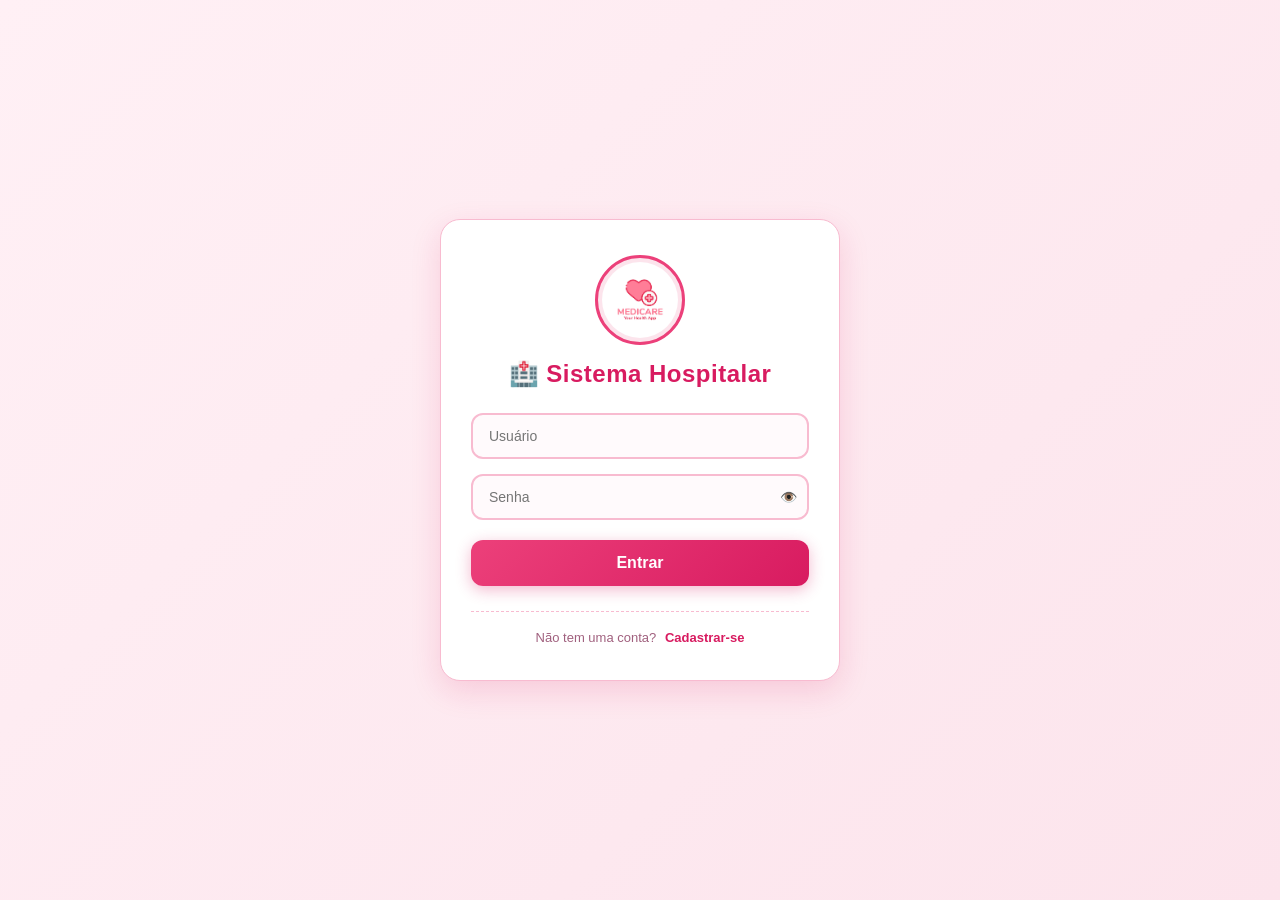
<file: frontend/index.html>
<!DOCTYPE html> 
<html lang="pt-BR"> 
 
<head> 
  <meta charset="UTF-8"> 
  <meta name="viewport" content="width=device-width, initial-scale=1.0"> 
  <title>Sistema Hospitalar - Login</title> 
 
  <style>
    :root {
      --rosa-escuro: #d81b60;
      --rosa-medio: #ec407a;
      --rosa-claro: #f48fb1;
      --rosa-suave: #fce4ec;
      --fundo: #fff0f5;
      --texto: #4a2c3d;
      --sombra: rgba(216, 27, 96, 0.15);
    }

    * {
      box-sizing: border-box;
      margin: 0;
      padding: 0;
      font-family: 'Segoe UI', Tahoma, Geneva, Verdana, sans-serif;
    }

    body {
      background: linear-gradient(135deg, #fff0f5 0%, #fce4ec 100%);
      min-height: 100vh;
      display: flex;
      justify-content: center;
      align-items: center;
      padding: 20px;
      color: var(--texto);
    }

    /* Container centralizado */
    .container {
      background: #ffffff;
      padding: 35px 30px;
      border-radius: 20px;
      box-shadow: 0 10px 30px var(--sombra);
      width: 100%;
      max-width: 400px;
      border: 1px solid #f8bbd0;
      display: flex;
      flex-direction: column;
      align-items: center;
      text-align: center;
    }

    /* Logo centralizada com estilo circular */
    .logo {
      width: 90px;
      height: 90px;
      object-fit: cover;
      border-radius: 50%;
      border: 3px solid var(--rosa-medio);
      margin-bottom: 15px;
      background-color: var(--rosa-suave);
      padding: 4px;
    }

    h2 {
      color: var(--rosa-escuro);
      font-size: 24px;
      font-weight: 700;
      margin-bottom: 25px;
      letter-spacing: 0.5px;
    }

    /* Formulário ocupar 100% da largura útil */
    .login-form {
      width: 100%;
      display: flex;
      flex-direction: column;
      gap: 15px;
    }

    /* Inputs estilizados */
    .input-group {
      position: relative;
      width: 100%;
    }

    input[type="text"],
    input[type="password"] {
      width: 100%;
      padding: 13px 16px;
      border: 2px solid #f8bbd0;
      border-radius: 12px;
      outline: none;
      font-size: 14px;
      background-color: #fffafc;
      color: var(--texto);
      transition: all 0.3s ease;
    }

    input[type="text"]:focus,
    input[type="password"]:focus {
      border-color: var(--rosa-medio);
      background-color: #ffffff;
      box-shadow: 0 0 0 4px rgba(236, 64, 122, 0.15);
    }

    /* Botão Principal */
    button[type="submit"] {
      width: 100%;
      padding: 14px;
      background: linear-gradient(135deg, var(--rosa-medio) 0%, var(--rosa-escuro) 100%);
      color: white;
      border: none;
      border-radius: 12px;
      font-size: 16px;
      font-weight: bold;
      cursor: pointer;
      box-shadow: 0 4px 15px rgba(216, 27, 96, 0.3);
      transition: transform 0.2s, box-shadow 0.2s;
      margin-top: 5px;
    }

    button[type="submit"]:hover {
      transform: translateY(-2px);
      box-shadow: 0 6px 20px rgba(216, 27, 96, 0.4);
    }

    button[type="submit"]:active {
      transform: translateY(0);
    }

    /* Área de Cadastro / Links adicionais */
    .cadastro-box {
      margin-top: 25px;
      padding-top: 18px;
      border-top: 1px dashed #f8bbd0;
      width: 100%;
      font-size: 13px;
      color: #a0607e;
    }

    .cadastro-box a {
      color: var(--rosa-escuro);
      font-weight: bold;
      text-decoration: none;
      margin-left: 5px;
      transition: color 0.2s;
    }

    .cadastro-box a:hover {
      text-decoration: underline;
      color: var(--rosa-medio);
    }

    /* Botão simples para revelar/ocultar senha */
    .toggle-senha {
      position: absolute;
      right: 12px;
      top: 50%;
      transform: translateY(-50%);
      background: none;
      border: none;
      cursor: pointer;
      font-size: 14px;
      color: var(--rosa-medio);
    }
  </style>
</head> 
 
<body> 
 
  <main class="container"> 
 
    <img 
      src="logo2.avif" 
      alt="Logo do Hospital" 
      class="logo" 
    > 
 
    <h2>🏥 Sistema Hospitalar</h2> 
 
    <form class="login-form" onsubmit="login(); return false;"> 
 
      <div class="input-group">
        <input 
          id="usuario" 
          type="text" 
          placeholder="Usuário" 
          autocomplete="username" 
          required 
        > 
      </div>

      <div class="input-group">
        <input 
          id="senha" 
          type="password" 
          placeholder="Senha" 
          autocomplete="current-password" 
          required 
        > 
        <button type="button" class="toggle-senha" onclick="toggleSenhaVisivel()" title="Mostrar/Ocultar Senha">👁️</button>
      </div>

      <button type="submit"> 
        Entrar 
      </button> 
 
    </form> 

    <!-- Seção de Cadastro / Acesso -->
    <div class="cadastro-box">
      <span>Não tem uma conta?</span>
      <a href="cadastro.html">Cadastrar-se</a>
    </div>
 
  </main> 
 
  <script> 
 
    function login() { 
 
      const usuarioInput = 
        document.getElementById("usuario").value; 
 
      const senhaInput = 
        document.getElementById("senha").value; 
 
      fetch("/login", { 
        method: "POST", 
 
        headers: { 
          "Content-Type": "application/json" 
        }, 
 
        body: JSON.stringify({ 
          usuario: usuarioInput, 
          senha: senhaInput 
        }) 
      }) 
 
      .then(r => r.json()) 
 
      .then(data => { 
 

if (data.tipo === "triagem") {
  location.href = "triagem.html";

} else if (data.tipo === "medico") {
  location.href = "medico.html";

} else if (data.tipo === "atendimento") {
  location.href = "atendimento.html";

} else if (data.tipo === "medicacoes") {
  location.href = "medicacoes.html";

} else if (data.tipo === "admin") {
  location.href = "admin.html";

} else {
  alert("Tipo de usuário não reconhecido!");
}
      }) 
 
      .catch(err => { 
        console.error("Erro na requisição:", err); 
      }); 
 
    } 

    // Função utilitária para mostrar/ocultar senha
    function toggleSenhaVisivel() {
      const campoSenha = document.getElementById("senha");
      if (campoSenha.type === "password") {
        campoSenha.type = "text";
      } else {
        campoSenha.type = "password";
      }
    }
 
  </script> 
 
</body> 
 
</html>
</file>
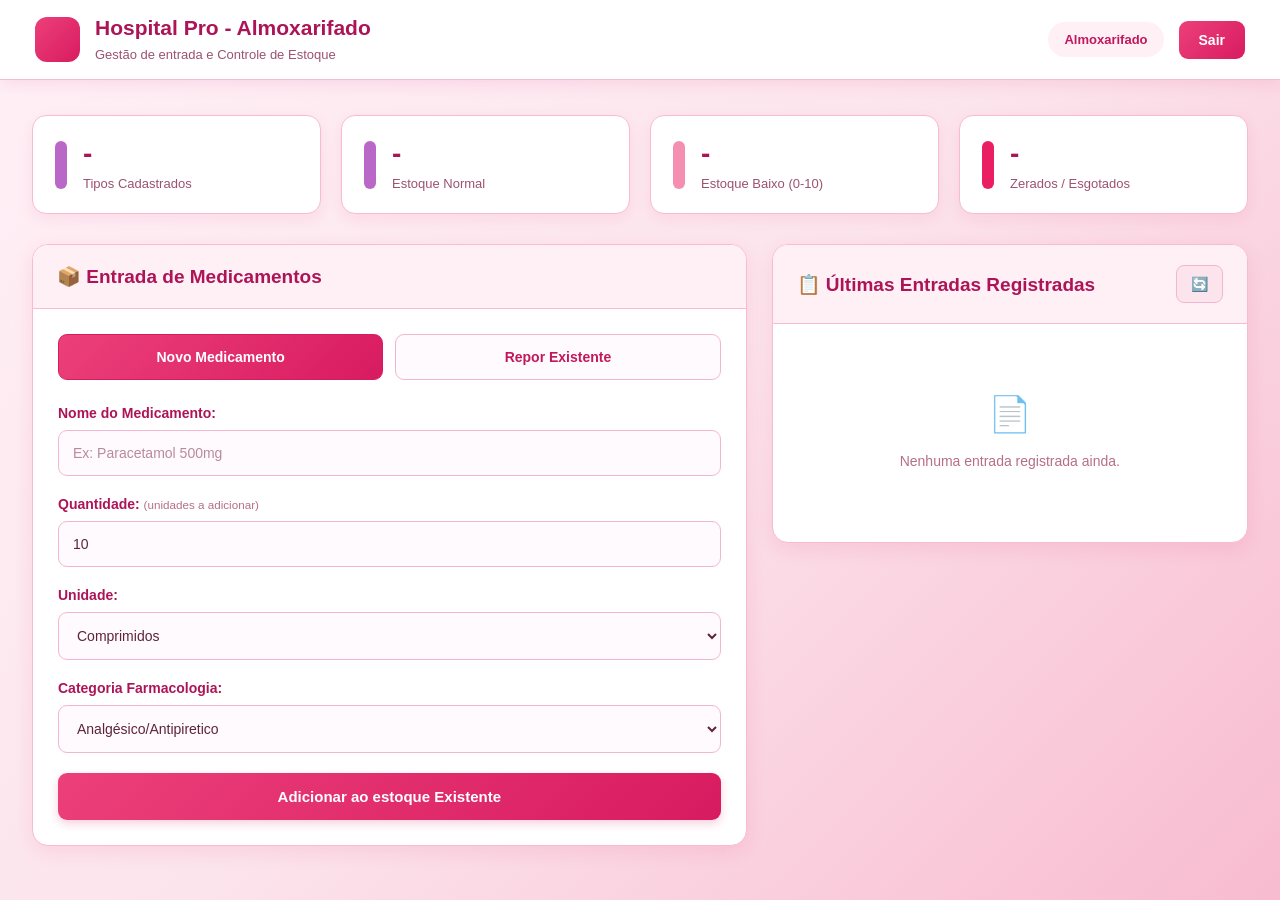
<file: frontend/almoxarifado.html>
<!DOCTYPE html>
<html lang="pt-BR">

<head>
    <meta charset="UTF-8">
    <meta name="viewport" content="width=device-width, initial-scale=1.0">

    <title>Hospital Pro - Almoxarifado</title>

    <style>
        * {
            box-sizing: border-box;
            margin: 0;
            padding: 0;
        }

        body {
            font-family: Arial, sans-serif;
            background: linear-gradient(135deg, #fff0f6, #fce4ec, #f8bbd0);
            min-height: 100vh;
            color: #7b2348;
        }

        /* CABEÇALHO */

        .navbar {
            background: #ffffff;
            padding: 16px 35px;
            display: flex;
            justify-content: space-between;
            align-items: center;
            flex-wrap: wrap;
            gap: 15px;
            border-bottom: 1px solid #f8bbd0;
            box-shadow: 0 4px 15px rgba(216, 27, 96, 0.10);
        }

        .nav-brand {
            display: flex;
            align-items: center;
            gap: 15px;
        }

        .logo-icon {
            width: 45px;
            height: 45px;
            background: linear-gradient(135deg, #ec407a, #d81b60);
            border-radius: 12px;
            flex-shrink: 0;
        }

        .nav-brand h1 {
            color: #ad1457;
            font-size: 21px;
            margin-bottom: 5px;
        }

        .nav-brand span {
            color: #9c5270;
            font-size: 13px;
        }

        .nav-user {
            display: flex;
            align-items: center;
            gap: 15px;
        }

        .user-pill {
            background: #fff0f6;
            color: #c2185b;
            padding: 10px 16px;
            border-radius: 20px;
            font-weight: bold;
            font-size: 13px;
        }

        .btn-nav {
            background: linear-gradient(135deg, #ec407a, #d81b60);
            color: white;
            text-decoration: none;
            padding: 11px 20px;
            border-radius: 9px;
            font-size: 14px;
            font-weight: bold;
            transition: 0.3s;
        }

        .btn-nav:hover {
            background: #ad1457;
        }

        /* CONTEÚDO PRINCIPAL */

        .container {
            max-width: 1250px;
            width: 95%;
            margin: 35px auto;
            padding-bottom: 40px;
        }

        /* ALERTA DE ESTOQUE */

        .alerta-estoque {
            background: #fff0f6;
            border: 1px solid #f48fb1;
            border-left: 5px solid #e91e63;
            color: #ad1457;
            padding: 16px;
            border-radius: 10px;
            margin-bottom: 25px;
        }

        /* INDICADORES */

        .stats-bar {
            display: grid;
            grid-template-columns: repeat(4, minmax(0, 1fr));
            gap: 20px;
            margin-bottom: 30px;
        }

        .stat-card {
            background: #ffffff;
            border: 1px solid #f8bbd0;
            border-radius: 14px;
            padding: 22px;
            box-shadow: 0 5px 15px rgba(216, 27, 96, 0.08);
            display: flex;
            align-items: center;
            gap: 16px;
            min-width: 0;
        }

        .stat-icon {
            width: 12px;
            height: 48px;
            border-radius: 10px;
            flex-shrink: 0;
        }

        .stat-icon.purple {
            background: #ba68c8;
        }

        .stat-icon.orange {
            background: #f48fb1;
        }

        .stat-icon.red {
            background: #e91e63;
        }

        .stat-value {
            font-size: 28px;
            font-weight: bold;
            color: #ad1457;
        }

        .stat-label {
            font-size: 13px;
            color: #9c5270;
            margin-top: 6px;
        }

        /* ÁREA PRINCIPAL */

        .main-grid {
            display: grid;
            grid-template-columns: minmax(0, 1.5fr) minmax(300px, 1fr);
            gap: 25px;
            align-items: start;
        }

        /* CARTÕES */

        .card {
            background: #ffffff;
            border: 1px solid #f8bbd0;
            border-radius: 16px;
            box-shadow: 0 6px 20px rgba(216, 27, 96, 0.10);
            overflow: hidden;
            min-width: 0;
        }

        .card-header {
            background: #fff0f6;
            padding: 20px 24px;
            border-bottom: 1px solid #f8bbd0;
            display: flex;
            align-items: center;
            justify-content: space-between;
            gap: 12px;
        }

        .card-header h2 {
            color: #ad1457;
            font-size: 19px;
        }

        .card-body {
            padding: 25px;
        }

        /* ABAS */

        .entrada-tabs {
            display: flex;
            flex-wrap: wrap;
            gap: 12px;
            margin-bottom: 25px;
        }

        .tab-btn {
            flex: 1;
            min-width: 150px;
            padding: 14px;
            border: 1px solid #f3b6ce;
            border-radius: 9px;
            background: #fffafd;
            color: #c2185b;
            font-size: 14px;
            font-weight: bold;
            cursor: pointer;
            transition: 0.3s;
        }

        .tab-btn:hover {
            background: #fce4ec;
        }

        .tab-btn.active {
            background: linear-gradient(135deg, #ec407a, #d81b60);
            color: white;
            border-color: #d81b60;
        }

        /* FORMULÁRIOS */

        .form-group {
            display: flex;
            flex-direction: column;
            gap: 9px;
            margin-bottom: 20px;
        }

        .form-group label {
            color: #ad1457;
            font-size: 14px;
            font-weight: bold;
        }

        .form-group small {
            color: #b76e89;
            font-weight: normal;
        }

        .form-control {
            width: 100%;
            padding: 14px;
            border: 1px solid #f3b6ce;
            border-radius: 9px;
            background: #fffafd;
            color: #5d243b;
            font-size: 14px;
            outline: none;
            transition: 0.3s;
        }

        .form-control:focus {
            border-color: #e91e63;
            box-shadow: 0 0 0 3px rgba(233, 30, 99, 0.12);
        }

        .form-control::placeholder {
            color: #b88a9c;
        }

        /* BOTÕES */

        .btn-full {
            width: 100%;
            padding: 15px;
            border: none;
            border-radius: 9px;
            font-size: 15px;
            font-weight: bold;
            cursor: pointer;
            transition: 0.3s;
        }

        .btn-purple {
            background: linear-gradient(135deg, #ec407a, #d81b60);
            color: white;
            box-shadow: 0 4px 10px rgba(216, 27, 96, 0.20);
        }

        .btn-purple:hover {
            background: linear-gradient(135deg, #d81b60, #ad1457);
            transform: translateY(-2px);
        }

        .btn-secondary {
            background: #fce4ec;
            color: #c2185b;
            border: 1px solid #f3b6ce;
        }

        .btn-sm {
            padding: 10px 14px;
            border-radius: 8px;
            cursor: pointer;
            font-size: 14px;
        }

        /* HISTÓRICO */

        .empty-state {
            text-align: center;
            padding: 45px 20px;
            color: #b76e89;
        }

        .empty-icon {
            font-size: 35px;
            margin-bottom: 15px;
        }

        .empty-state p {
            font-size: 14px;
            line-height: 1.6;
        }

        /* RESPONSIVIDADE */

        @media (max-width: 950px) {

            .stats-bar {
                grid-template-columns: repeat(2, minmax(0, 1fr));
            }

            .main-grid {
                grid-template-columns: 1fr;
            }

        }

        @media (max-width: 550px) {

            .navbar {
                padding: 18px;
            }

            .nav-brand h1 {
                font-size: 17px;
            }

            .nav-brand span {
                font-size: 11px;
            }

            .nav-user {
                width: 100%;
                justify-content: space-between;
            }

            .container {
                width: 94%;
                margin: 22px auto;
            }

            .stats-bar {
                gap: 10px;
            }

            .stat-card {
                padding: 15px 10px;
                gap: 8px;
            }

            .stat-value {
                font-size: 23px;
            }

            .stat-label {
                font-size: 11px;
            }

            .card-body {
                padding: 18px;
            }

            .card-header {
                padding: 17px;
            }

            .card-header h2 {
                font-size: 16px;
            }

            .tab-btn {
                min-width: 100%;
            }

        }

    </style>
</head>

<body>

    <!-- CABEÇALHO -->

    <header class="navbar">

        <div class="nav-brand">
            <div class="logo-icon"></div>

            <div>
                <h1>Hospital Pro - Almoxarifado</h1>
                <span>Gestão de entrada e Controle de Estoque</span>
            </div>
        </div>

        <div class="nav-user">
            <span class="user-pill" id="nomeUsuario">Almoxarifado</span>
            <a href="index.html" class="btn-nav">Sair</a>
        </div>

    </header>


    <div class="container">

        <!-- ALERTA -->

        <div class="alerta-estoque" id="alertEstoque" style="display:none;">
            <strong>Atenção!</strong>
            <span id="alertaTexto"></span>
        </div>


        <!-- INDICADORES DE ESTOQUE -->

        <div class="stats-bar">

            <div class="stat-card">
                <div class="stat-icon purple"></div>

                <div>
                    <div class="stat-value" id="statItens">-</div>
                    <div class="stat-label">Tipos Cadastrados</div>
                </div>
            </div>


            <div class="stat-card">
                <div class="stat-icon purple"></div>

                <div>
                    <div class="stat-value" id="statOK">-</div>
                    <div class="stat-label">Estoque Normal</div>
                </div>
            </div>


            <div class="stat-card">
                <div class="stat-icon orange"></div>

                <div>
                    <div class="stat-value" id="statBaixo">-</div>
                    <div class="stat-label">Estoque Baixo (0-10)</div>
                </div>
            </div>


            <div class="stat-card">
                <div class="stat-icon red"></div>

                <div>
                    <div class="stat-value" id="statZerado">-</div>
                    <div class="stat-label">Zerados / Esgotados</div>
                </div>
            </div>

        </div>


        <!-- ÁREA PRINCIPAL -->

        <div class="main-grid">


            <!-- ENTRADA DE MEDICAMENTOS -->

            <div class="card">

                <div class="card-header">
                    <h2>📦 Entrada de Medicamentos</h2>
                </div>

                <div class="card-body">

                    <!-- ABAS -->

                    <div class="entrada-tabs">

                        <button
                            class="tab-btn active"
                            id="tabNovo"
                            onclick="setTab('setTabNovo')">

                            Novo Medicamento

                        </button>

                        <button
                            class="tab-btn"
                            id="tabRepor"
                            onclick="setTab('repor')">

                            Repor Existente

                        </button>

                    </div>


                    <!-- PAINEL NOVO MEDICAMENTO -->

                    <div id="PainelNovo">

                        <div class="form-group">

                            <label for="novoNome">
                                Nome do Medicamento:
                            </label>

                            <input
                                type="text"
                                id="emNome"
                                class="form-control"
                                placeholder="Ex: Paracetamol 500mg"
                                autocomplete="off"
                            >

                        </div>


                        <div class="form-group">

                            <label for="emQtd">
                                Quantidade:
                                <small>(unidades a adicionar)</small>
                            </label>

                            <input
                                type="number"
                                id="emQtd"
                                class="form-control"
                                value="10"
                                min="1"
                            >

                        </div>


                        <div class="form-group">

                            <label for="emUnidade">
                                Unidade:
                            </label>

                            <select id="emUnidade" class="form-control">

                                <option value="comprimidos">Comprimidos</option>
                                <option value="capsulas">Capsulas</option>
                                <option value="frascos">Frascos</option>
                                <option value="ampolas">Ampolas</option>
                                <option value="sachês">Sachês</option>
                                <option value="unidades">Unidades</option>

                            </select>

                        </div>


                        <div class="form-group">

                            <label for="emCategoria">
                                Categoria Farmacologia:
                            </label>

                            <select id="emCategoria" class="form-control">

                                <option value="analgesico/Antipiretico">
                                    Analgésico/Antipiretico
                                </option>

                                <option value="anti-biotico">Antibiótico</option>
                                <option value="anti-virais">Antivirais</option>
                                <option value="anti-fungicos">Antifúngicos</option>
                                <option value="anti-inflamatorio">Anti-inflamatório</option>
                                <option value="anti-piretico">Antipirético</option>
                                <option value="anti-alergico">Anti-alérgico</option>
                                <option value="vitaminas">Vitaminas e Suplementos</option>
                                <option value="Protetor Gastrico">Protetor Gastrico</option>
                                <option value="Geral">Geral</option>

                            </select>

                        </div>


                        <!-- PAINEL REPOR ESTOQUE -->

                        <div id="painelRepor" style="display:none;">

                            <div class="form-group">

                                <label for="selReporMed">
                                    Selecionar Medicamento
                                </label>

                                <select id="selReporMed" class="form-control">

                                    <option value="">--Selecione --</option>

                                </select>

                            </div>


                            <div class="form-group">

                                <label for="reporQtd">
                                    Quantidade a Adicionar
                                </label>

                                <input
                                    type="number"
                                    id="reporQtd"
                                    class="form-control"
                                    value="10"
                                    min="1"
                                >

                            </div>


                            <div class="form-group">

                                <label for="reporObs">
                                    Observação <small>(opcional)</small>
                                </label>

                                <input
                                    type="text"
                                    id="reporObs"
                                    class="form-control"
                                    placeholder="Ex: Nota fiscal NF-001"
                                >

                            </div>

                        </div>


                        <button
                            class="btn-full btn-purple"
                            onclick="reporEstoque()">

                            Adicionar ao estoque Existente

                        </button>

                    </div>

                </div>

            </div>


            <!-- HISTÓRICO DE ENTRADAS -->

            <div class="card">

                <div class="card-header">

                    <h2>📋 Últimas Entradas Registradas</h2>

                    <button
                        class="btn-sm btn-secondary"
                        onclick="carregarHistoricoEntradas()">

                        🔄

                    </button>

                </div>


                <div class="card-body" id="historicoEntradas">

                    <div class="empty-state">

                        <div class="empty-icon">📄</div>

                        <p>Nenhuma entrada registrada ainda.</p>

                    </div>

                </div>

            </div>


        </div>

    </div>

</body>
</html>
</file>
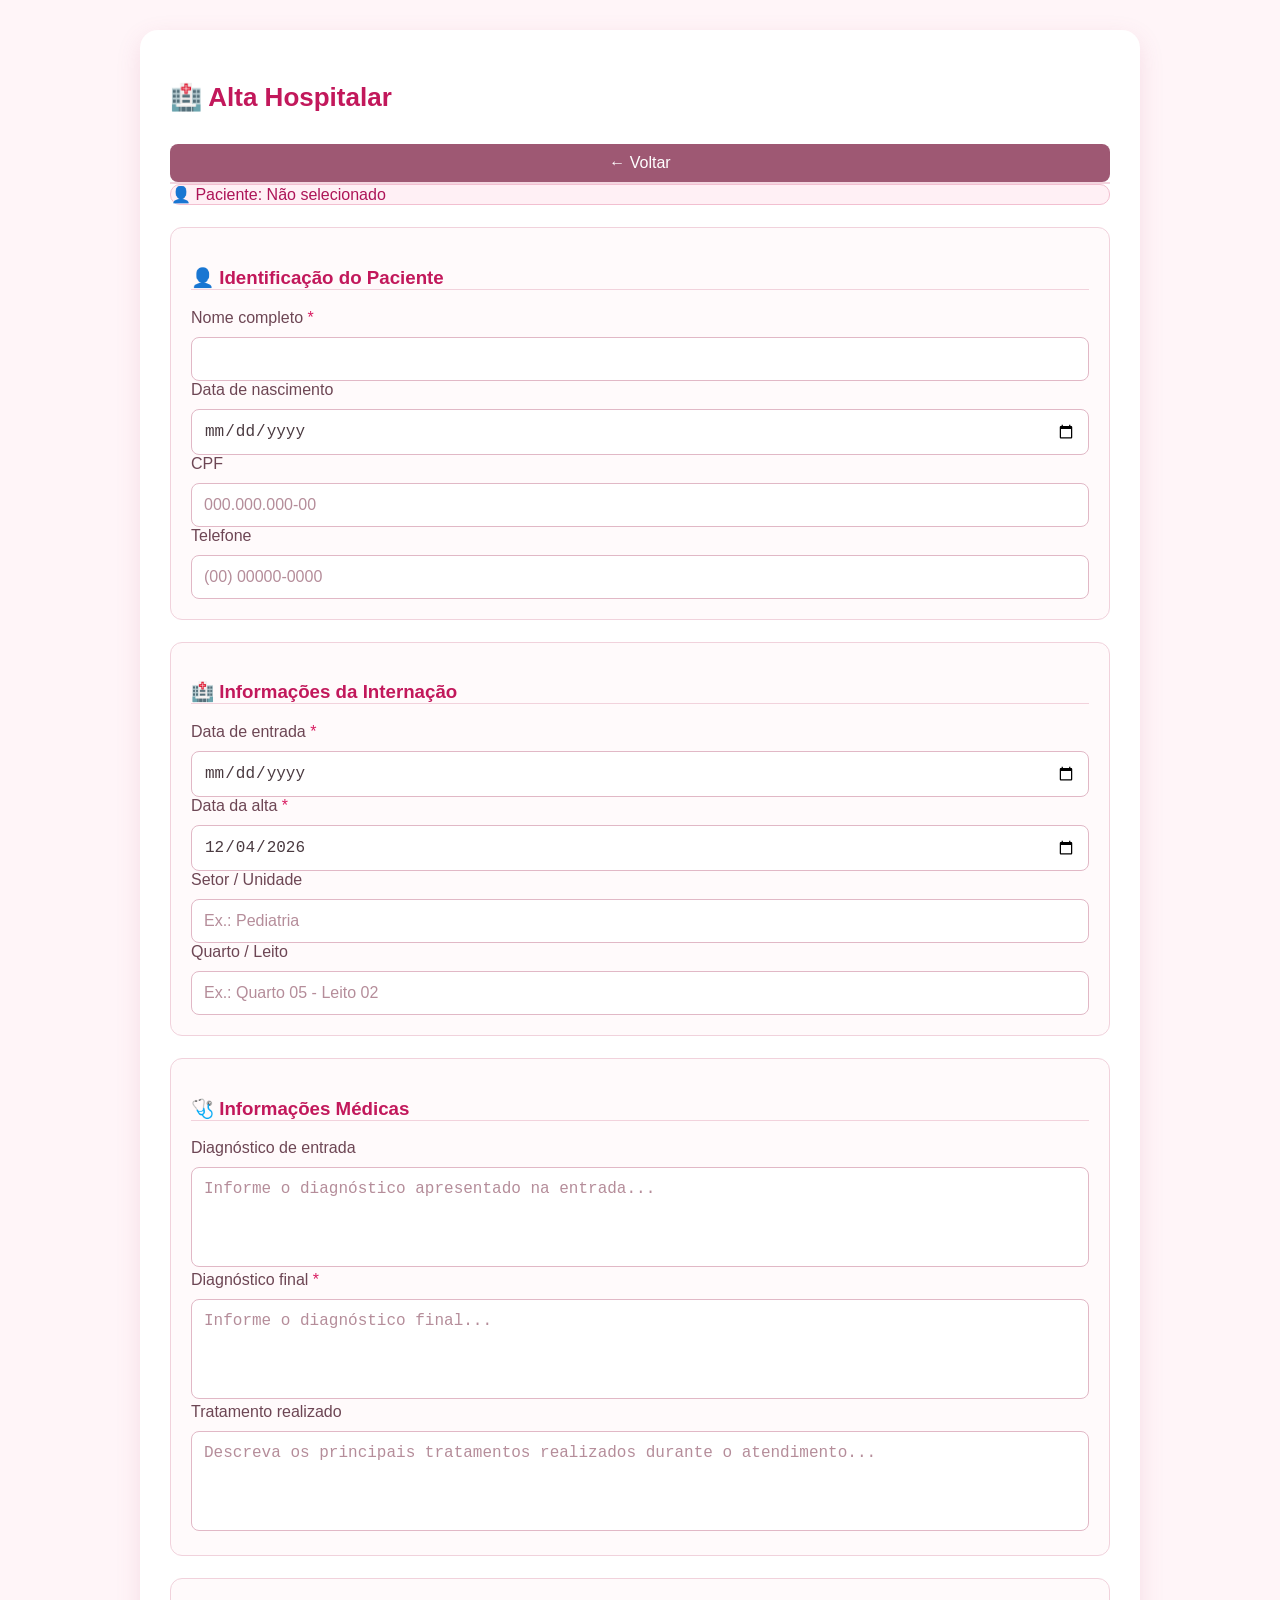
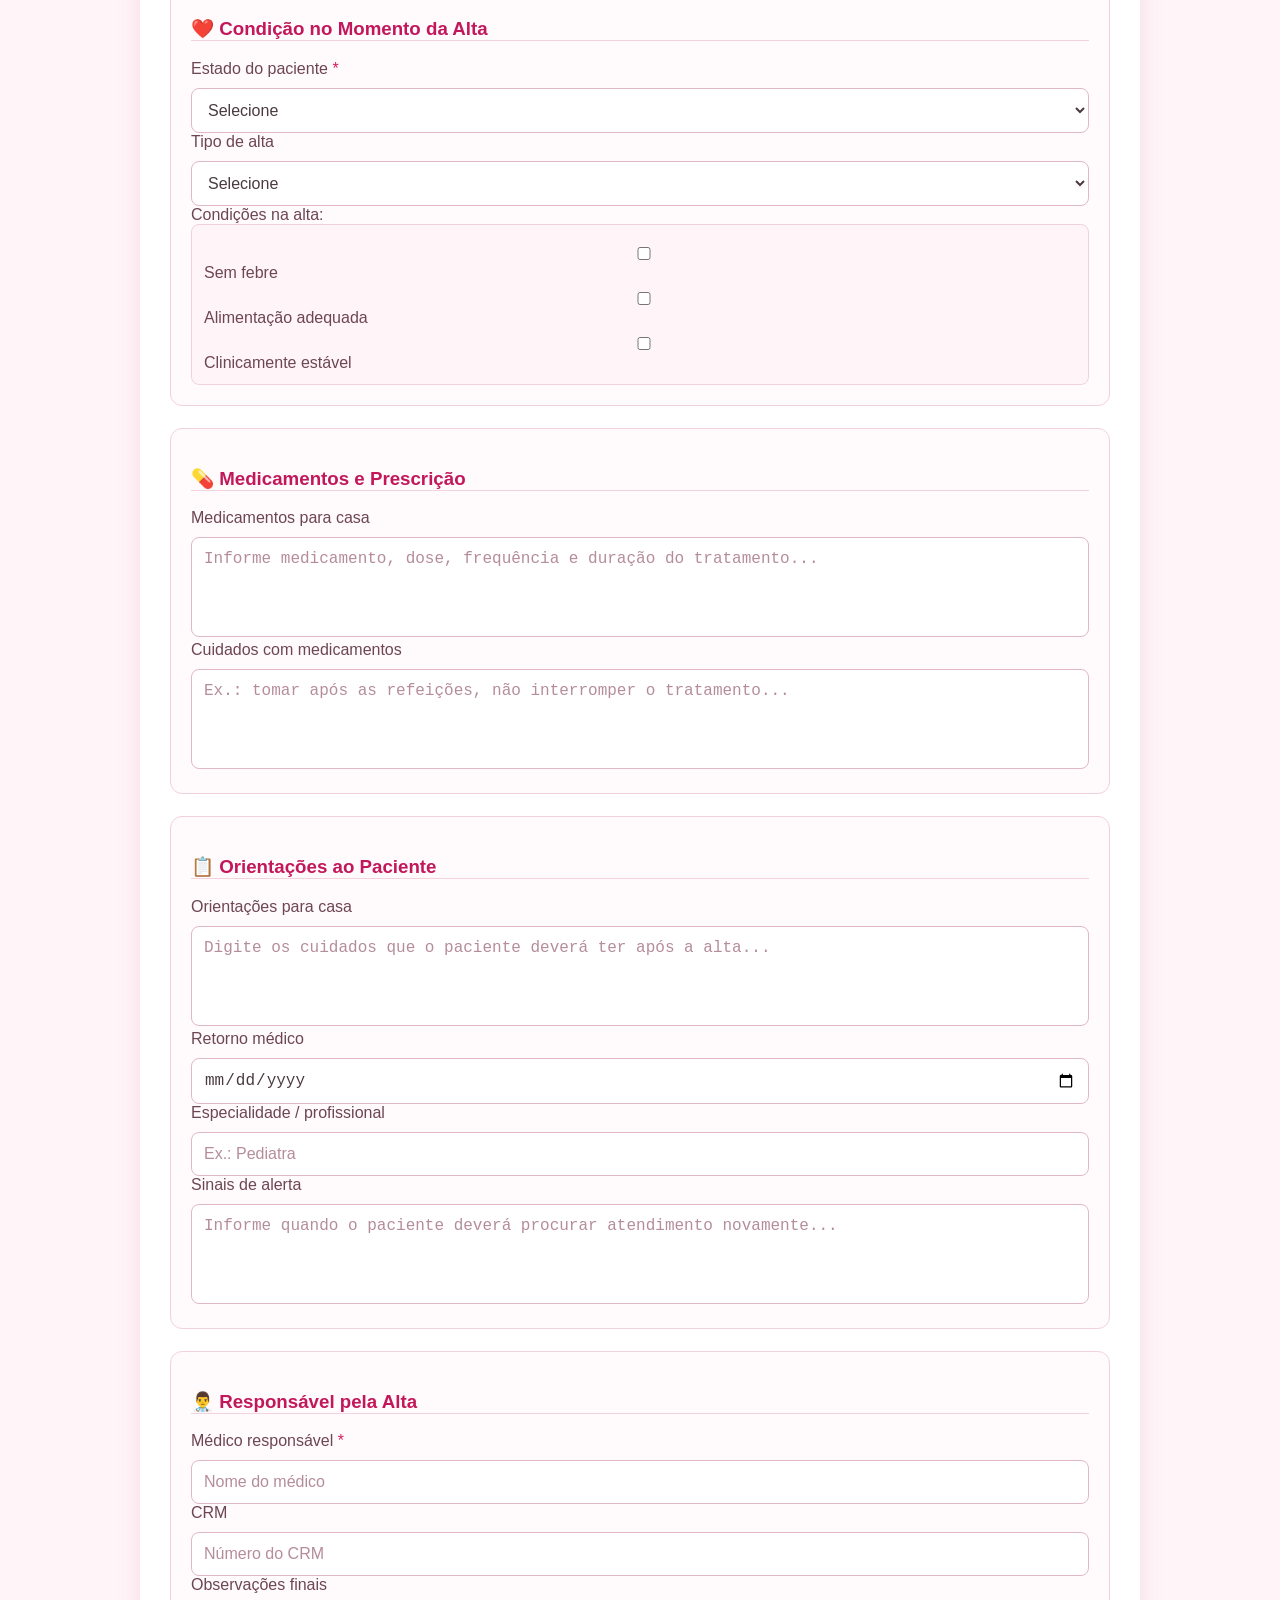
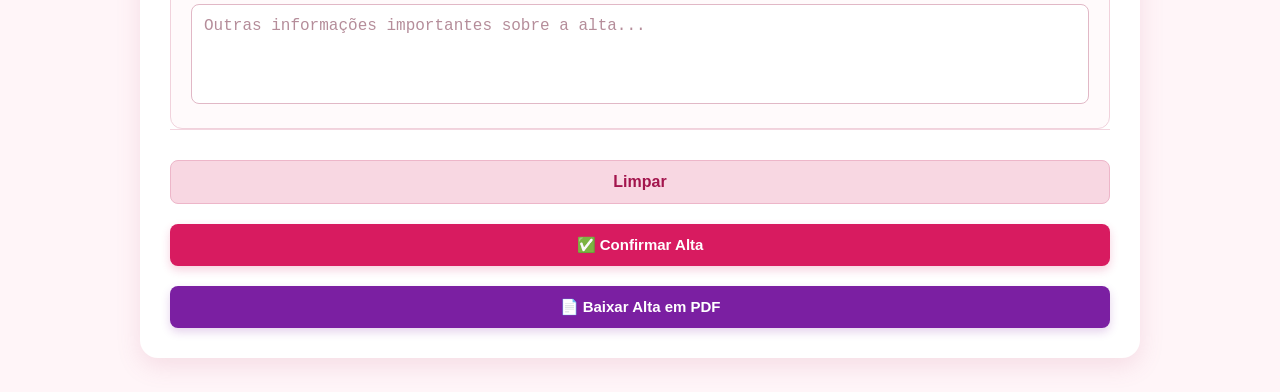
<file: frontend/alta.html>
<!DOCTYPE html>
<html lang="pt-br">

<head>

  <meta charset="UTF-8">

  <meta name="viewport" content="width=device-width, initial-scale=1.0">

  <title>Alta Hospitalar</title>

  <link rel="stylesheet" href="css/style.css">

  <style>

    /* =========================================
       TELA DE ALTA HOSPITALAR - TEMA ROSA
    ========================================= */

    body {
        font-family: Arial, sans-serif;
        background: #fff5f8;
        margin: 0;
        color: #4a3a40;
    }


    /* CONTAINER PRINCIPAL */

    .alta-container {
        width: 90%;
        max-width: 1000px;
        margin: 30px auto;
        background: #ffffff;
        padding: 30px;
        border-radius: 18px;
        box-shadow: 0 8px 25px rgba(190, 80, 120, 0.15);
    }


    /* CABEÇALHO */

    .cabecalho {
        border-bottom: 2px solid #f3d5df !important;
    }

    .cabecalho h2 {
        color: #c2185b;
        font-size: 26px;
    }


    /* PACIENTE SELECIONADO */

    .paciente-selecionado {
        background: #fff0f5 !important;
        border: 1px solid #f2bfd0 !important;
        color: #ad1457;
        border-radius: 10px;
    }


    /* SEÇÕES DO FORMULÁRIO */

    .secao {
        background: #fffafb !important;
        border: 1px solid #f1d2dc !important;
        border-radius: 12px;
        margin-top: 22px;
        padding: 20px;
        transition: 0.2s;
    }

    .secao:hover {
        border-color: #e8a9bd !important;
        box-shadow: 0 3px 12px rgba(194, 24, 91, 0.06);
    }


    /* TÍTULOS DAS SEÇÕES */

    .secao h3 {
        color: #c2185b;
        border-bottom: 1px solid #f2d2dc !important;
    }


    /* LABELS */

    .campo label,
    .secao label {
        color: #6d4654;
    }


    /* CAMPOS */

    .campo input,
    .campo select,
    .campo textarea {
        border: 1px solid #e1b8c6 !important;
        background: #ffffff;
        color: #4a3a40;
        border-radius: 8px;
        transition: 0.2s;
    }


    /* CAMPO AO CLICAR */

    .campo input:focus,
    .campo select:focus,
    .campo textarea:focus {
        outline: none;
        border-color: #d81b60 !important;
        box-shadow: 0 0 0 3px rgba(216, 27, 96, 0.10);
    }


    /* PLACEHOLDER */

    .campo input::placeholder,
    .campo textarea::placeholder {
        color: #b58d9a;
    }


    /* SELECT */

    .campo select {
        cursor: pointer;
    }


    /* CHECKBOXES */

    .status-alta {
        background: #fff4f7;
        padding: 12px;
        border-radius: 8px;
        border: 1px solid #f1d2dc;
    }

    .status-alta input[type="checkbox"] {
        accent-color: #d81b60;
        cursor: pointer;
    }


    /* BOTÃO VOLTAR */

    .btn-voltar {
        background: #9e5873 !important;
        border: none;
        color: white;
        padding: 10px 17px;
        border-radius: 8px;
        cursor: pointer;
        transition: 0.2s;
    }

    .btn-voltar:hover {
        background: #7d4058 !important;
        transform: translateY(-1px);
    }


    /* BOTÃO LIMPAR */

    .btn-limpar {
        background: #f8d7e2 !important;
        color: #a3154d !important;
        border: 1px solid #edb6c9 !important;
        border-radius: 8px;
        cursor: pointer;
        font-weight: bold;
    }

    .btn-limpar:hover {
        background: #f3c1d2 !important;
    }


    /* BOTÃO CONFIRMAR ALTA */

    .btn-salvar {
        background: #d81b60 !important;
        color: white;
        border: none;
        padding: 12px 25px;
        border-radius: 8px;
        cursor: pointer;
        font-size: 15px;
        font-weight: bold;
        box-shadow: 0 4px 10px rgba(216, 27, 96, 0.20);
        transition: 0.2s;
    }

    .btn-salvar:hover {
        background: #ad1457 !important;
        transform: translateY(-1px);
        box-shadow: 0 6px 14px rgba(216, 27, 96, 0.25);
    }


    /* =========================================
       BOTÃO BAIXAR PDF
    ========================================= */

    .btn-pdf {
        background: #7b1fa2 !important;
        color: white !important;
        border: none;
        padding: 12px 25px;
        border-radius: 8px;
        cursor: pointer;
        font-size: 15px;
        font-weight: bold;
        box-shadow: 0 4px 10px rgba(123, 31, 162, 0.20);
        transition: 0.2s;
    }

    .btn-pdf:hover {
        background: #6a1b9a !important;
        transform: translateY(-1px);
        box-shadow: 0 6px 14px rgba(123, 31, 162, 0.25);
    }


    /* CAMPOS OBRIGATÓRIOS */

    .obrigatorio {
        color: #d81b60 !important;
    }


    /* LINHAS */

    .linha {
        gap: 18px;
    }


    /* BOTÕES */

    .botoes {
        border-top: 1px solid #f3d5df;
        padding-top: 20px;
        display: flex;
        gap: 10px;
        flex-wrap: wrap;
    }


    /* BARRA DE ROLAGEM */

    ::-webkit-scrollbar {
        width: 9px;
    }

    ::-webkit-scrollbar-track {
        background: #fff0f5;
    }

    ::-webkit-scrollbar-thumb {
        background: #e6a2b8;
        border-radius: 10px;
    }

    ::-webkit-scrollbar-thumb:hover {
        background: #d81b60;
    }


    /* RESPONSIVIDADE */

    @media (max-width: 700px) {

        .alta-container {
            width: 94%;
            padding: 18px;
        }

        .cabecalho h2 {
            font-size: 22px;
        }

    }


    /* =========================================
       CONFIGURAÇÃO PARA IMPRESSÃO / PDF
    ========================================= */

    @media print {

        body {
            background: white !important;
            color: #000 !important;
        }

        .alta-container {
            width: 100% !important;
            max-width: none !important;
            margin: 0 !important;
            padding: 10px !important;
            box-shadow: none !important;
            border-radius: 0 !important;
        }

        /* Esconde os botões na impressão */

        .botoes,
        .btn-voltar {
            display: none !important;
        }

        /* Evita que uma seção seja cortada entre páginas */

        .secao {
            break-inside: avoid;
            page-break-inside: avoid;
            box-shadow: none !important;
        }

        .secao:hover {
            box-shadow: none !important;
        }

        /* Campos */

        input,
        select,
        textarea {
            color: #000 !important;
            border: 1px solid #999 !important;
            background: white !important;
        }

        /* Cabeçalho */

        .cabecalho {
            border-bottom: 2px solid #333 !important;
        }

        .cabecalho h2,
        .secao h3 {
            color: #000 !important;
        }

        /* Paciente */

        .paciente-selecionado {
            background: #f5f5f5 !important;
            border: 1px solid #999 !important;
            color: #000 !important;
        }

        /* Configuração da página */

        @page {
            size: A4;
            margin: 15mm;
        }

    }

  </style>

</head>


<body>

<div class="alta-container">

  <!-- CABEÇALHO -->

  <div class="cabecalho">

    <h2>🏥 Alta Hospitalar</h2>

    <button
      type="button"
      class="btn-voltar"
      onclick="window.location.href='medico.html'"
    >
      ← Voltar
    </button>

  </div>


  <!-- PACIENTE SELECIONADO -->

  <div class="paciente-selecionado">

    👤 Paciente:
    <span id="nomePaciente">
      Não selecionado
    </span>

  </div>


  <form id="formAlta">


    <!-- =========================
         IDENTIFICAÇÃO
    ========================== -->

    <div class="secao">

      <h3>👤 Identificação do Paciente</h3>

      <div class="linha">

        <div class="campo">

          <label>
            Nome completo <span class="obrigatorio">*</span>
          </label>

          <input
            type="text"
            id="nome"
            required
          >

        </div>


        <div class="campo">

          <label>Data de nascimento</label>

          <input
            type="date"
            id="nascimento"
          >

        </div>


        <div class="campo">

          <label>CPF</label>

          <input
            type="text"
            id="cpf"
            placeholder="000.000.000-00"
          >

        </div>


        <div class="campo">

          <label>Telefone</label>

          <input
            type="tel"
            id="telefone"
            placeholder="(00) 00000-0000"
          >

        </div>

      </div>

    </div>


    <!-- =========================
         INTERNAÇÃO
    ========================== -->

    <div class="secao">

      <h3>🏥 Informações da Internação</h3>

      <div class="linha">

        <div class="campo">

          <label>
            Data de entrada
            <span class="obrigatorio">*</span>
          </label>

          <input
            type="date"
            id="dataEntrada"
            required
          >

        </div>


        <div class="campo">

          <label>
            Data da alta
            <span class="obrigatorio">*</span>
          </label>

          <input
            type="date"
            id="dataAlta"
            required
          >

        </div>


        <div class="campo">

          <label>Setor / Unidade</label>

          <input
            type="text"
            id="setor"
            placeholder="Ex.: Pediatria"
          >

        </div>


        <div class="campo">

          <label>Quarto / Leito</label>

          <input
            type="text"
            id="leito"
            placeholder="Ex.: Quarto 05 - Leito 02"
          >

        </div>

      </div>

    </div>


    <!-- =========================
         DIAGNÓSTICO
    ========================== -->

    <div class="secao">

      <h3>🩺 Informações Médicas</h3>

      <div class="linha">

        <div class="campo campo-completo">

          <label>
            Diagnóstico de entrada
          </label>

          <textarea
            id="diagnosticoEntrada"
            placeholder="Informe o diagnóstico apresentado na entrada..."
          ></textarea>

        </div>


        <div class="campo campo-completo">

          <label>
            Diagnóstico final
            <span class="obrigatorio">*</span>
          </label>

          <textarea
            id="diagnosticoFinal"
            placeholder="Informe o diagnóstico final..."
            required
          ></textarea>

        </div>


        <div class="campo campo-completo">

          <label>
            Tratamento realizado
          </label>

          <textarea
            id="tratamento"
            placeholder="Descreva os principais tratamentos realizados durante o atendimento..."
          ></textarea>

        </div>

      </div>

    </div>


    <!-- =========================
         CONDIÇÃO DO PACIENTE
    ========================== -->

    <div class="secao">

      <h3>❤️ Condição no Momento da Alta</h3>

      <div class="linha">

        <div class="campo">

          <label>
            Estado do paciente
            <span class="obrigatorio">*</span>
          </label>

          <select id="estado" required>

            <option value="">
              Selecione
            </option>

            <option value="Estável">
              Estável
            </option>

            <option value="Melhorado">
              Melhorado
            </option>

            <option value="Recuperado">
              Recuperado
            </option>

            <option value="Necessita acompanhamento">
              Necessita acompanhamento
            </option>

          </select>

        </div>


        <div class="campo">

          <label>Tipo de alta</label>

          <select id="tipoAlta">

            <option value="">
              Selecione
            </option>

            <option value="Alta médica">
              Alta médica
            </option>

            <option value="Alta a pedido">
              Alta a pedido
            </option>

            <option value="Transferência">
              Transferência
            </option>

            <option value="Encaminhamento">
              Encaminhamento
            </option>

          </select>

        </div>

      </div>


      <label>
        Condições na alta:
      </label>

      <div class="status-alta">

        <label>
          <input
            type="checkbox"
            id="semFebre"
          >
          Sem febre
        </label>

        <label>
          <input
            type="checkbox"
            id="alimentacao"
          >
          Alimentação adequada
        </label>

        <label>
          <input
            type="checkbox"
            id="medicamenteEstavel"
          >
          Clinicamente estável
        </label>

      </div>

    </div>


    <!-- =========================
         MEDICAMENTOS
    ========================== -->

    <div class="secao">

      <h3>💊 Medicamentos e Prescrição</h3>

      <div class="linha">

        <div class="campo campo-completo">

          <label>
            Medicamentos para casa
          </label>

          <textarea
            id="medicamentos"
            placeholder="Informe medicamento, dose, frequência e duração do tratamento..."
          ></textarea>

        </div>


        <div class="campo campo-completo">

          <label>
            Cuidados com medicamentos
          </label>

          <textarea
            id="cuidadosMedicamentos"
            placeholder="Ex.: tomar após as refeições, não interromper o tratamento..."
          ></textarea>

        </div>

      </div>

    </div>


    <!-- =========================
         ORIENTAÇÕES
    ========================== -->

    <div class="secao">

      <h3>📋 Orientações ao Paciente</h3>

      <div class="linha">

        <div class="campo campo-completo">

          <label>
            Orientações para casa
          </label>

          <textarea
            id="orientacoes"
            placeholder="Digite os cuidados que o paciente deverá ter após a alta..."
          ></textarea>

        </div>


        <div class="campo">

          <label>
            Retorno médico
          </label>

          <input
            type="date"
            id="retorno"
          >

        </div>


        <div class="campo">

          <label>
            Especialidade / profissional
          </label>

          <input
            type="text"
            id="especialidade"
            placeholder="Ex.: Pediatra"
          >

        </div>


        <div class="campo campo-completo">

          <label>
            Sinais de alerta
          </label>

          <textarea
            id="sinaisAlerta"
            placeholder="Informe quando o paciente deverá procurar atendimento novamente..."
          ></textarea>

        </div>

      </div>

    </div>


    <!-- =========================
         RESPONSÁVEL
    ========================== -->

    <div class="secao">

      <h3>👨‍⚕️ Responsável pela Alta</h3>

      <div class="linha">

        <div class="campo">

          <label>
            Médico responsável
            <span class="obrigatorio">*</span>
          </label>

          <input
            type="text"
            id="medico"
            placeholder="Nome do médico"
            required
          >

        </div>


        <div class="campo">

          <label>CRM</label>

          <input
            type="text"
            id="crm"
            placeholder="Número do CRM"
          >

        </div>


        <div class="campo campo-completo">

          <label>
            Observações finais
          </label>

          <textarea
            id="observacoes"
            placeholder="Outras informações importantes sobre a alta..."
          ></textarea>

        </div>

      </div>

    </div>


    <!-- =========================
         BOTÕES
    ========================== -->

    <div class="botoes">

      <button
        type="button"
        class="btn-limpar"
        onclick="limparFormulario()"
      >
        Limpar
      </button>


      <button
        type="submit"
        class="btn-salvar"
      >
        ✅ Confirmar Alta
      </button>


      <button
        type="button"
        class="btn-pdf"
        onclick="imprimirAlta()"
      >
        📄 Baixar Alta em PDF
      </button>

    </div>


  </form>

</div>


<script>

  /* =====================================
     PEGAR PACIENTE DA URL
  ===================================== */

  const parametros =
    new URLSearchParams(window.location.search);


  const paciente =
    parametros.get("paciente");


  if (paciente) {

    const nomeDecodificado =
      decodeURIComponent(paciente);


    document.getElementById("nomePaciente")
      .textContent = nomeDecodificado;


    document.getElementById("nome")
      .value = nomeDecodificado;

  }


  /* =====================================
     DATA ATUAL
  ===================================== */

  const hoje =
    new Date().toISOString().split("T")[0];


  document.getElementById("dataAlta")
    .value = hoje;


  /* =====================================
     ENVIAR FORMULÁRIO
  ===================================== */

  document.getElementById("formAlta")
    .addEventListener("submit", function(event) {

      event.preventDefault();


      const dadosAlta = {

        paciente:
          document.getElementById("nome").value,

        nascimento:
          document.getElementById("nascimento").value,

        cpf:
          document.getElementById("cpf").value,

        telefone:
          document.getElementById("telefone").value,

        dataEntrada:
          document.getElementById("dataEntrada").value,

        dataAlta:
          document.getElementById("dataAlta").value,

        setor:
          document.getElementById("setor").value,

        leito:
          document.getElementById("leito").value,

        diagnosticoEntrada:
          document.getElementById("diagnosticoEntrada").value,

        diagnosticoFinal:
          document.getElementById("diagnosticoFinal").value,

        tratamento:
          document.getElementById("tratamento").value,

        estado:
          document.getElementById("estado").value,

        tipoAlta:
          document.getElementById("tipoAlta").value,

        semFebre:
          document.getElementById("semFebre").checked,

        alimentacao:
          document.getElementById("alimentacao").checked,

        clinicamenteEstavel:
          document.getElementById("medicamenteEstavel").checked,

        medicamentos:
          document.getElementById("medicamentos").value,

        cuidadosMedicamentos:
          document.getElementById("cuidadosMedicamentos").value,

        orientacoes:
          document.getElementById("orientacoes").value,

        retorno:
          document.getElementById("retorno").value,

        especialidade:
          document.getElementById("especialidade").value,

        sinaisAlerta:
          document.getElementById("sinaisAlerta").value,

        medico:
          document.getElementById("medico").value,

        crm:
          document.getElementById("crm").value,

        observacoes:
          document.getElementById("observacoes").value

      };


      /*
        Por enquanto os dados são mostrados
        no console para testar o formulário.

        Depois podemos conectar essa parte
        ao seu backend usando fetch().
      */

      console.log("Dados da alta:", dadosAlta);


      alert(
        "✅ Alta hospitalar registrada com sucesso!"
      );


      /*
        Depois de salvar, volta para o
        painel médico.
      */

      window.location.href = "medico.html";

    });


  /* =====================================
     LIMPAR FORMULÁRIO
  ===================================== */

  function limparFormulario() {

    const confirmar =
      confirm(
        "Tem certeza que deseja limpar o formulário?"
      );


    if (confirmar) {

      document.getElementById("formAlta").reset();


      /*
        Mantém o nome do paciente
        após limpar.
      */

      if (paciente) {

        document.getElementById("nome").value =
          decodeURIComponent(paciente);

      }

      /*
        Mantém a data da alta preenchida
        com a data atual.
      */

      document.getElementById("dataAlta").value = hoje;

    }

  }


  /* =====================================
     BAIXAR / IMPRIMIR ALTA EM PDF
  ===================================== */

  function imprimirAlta() {

    /*
      Verifica se os campos obrigatórios
      estão preenchidos antes de imprimir.
    */

    const formulario =
      document.getElementById("formAlta");


    if (!formulario.checkValidity()) {

      formulario.reportValidity();

      return;

    }


    /*
      Abre a janela de impressão do navegador.

      O usuário poderá escolher:
      "Salvar como PDF"
    */

    window.print();

  }

</script>

</body>

</html>
</file>
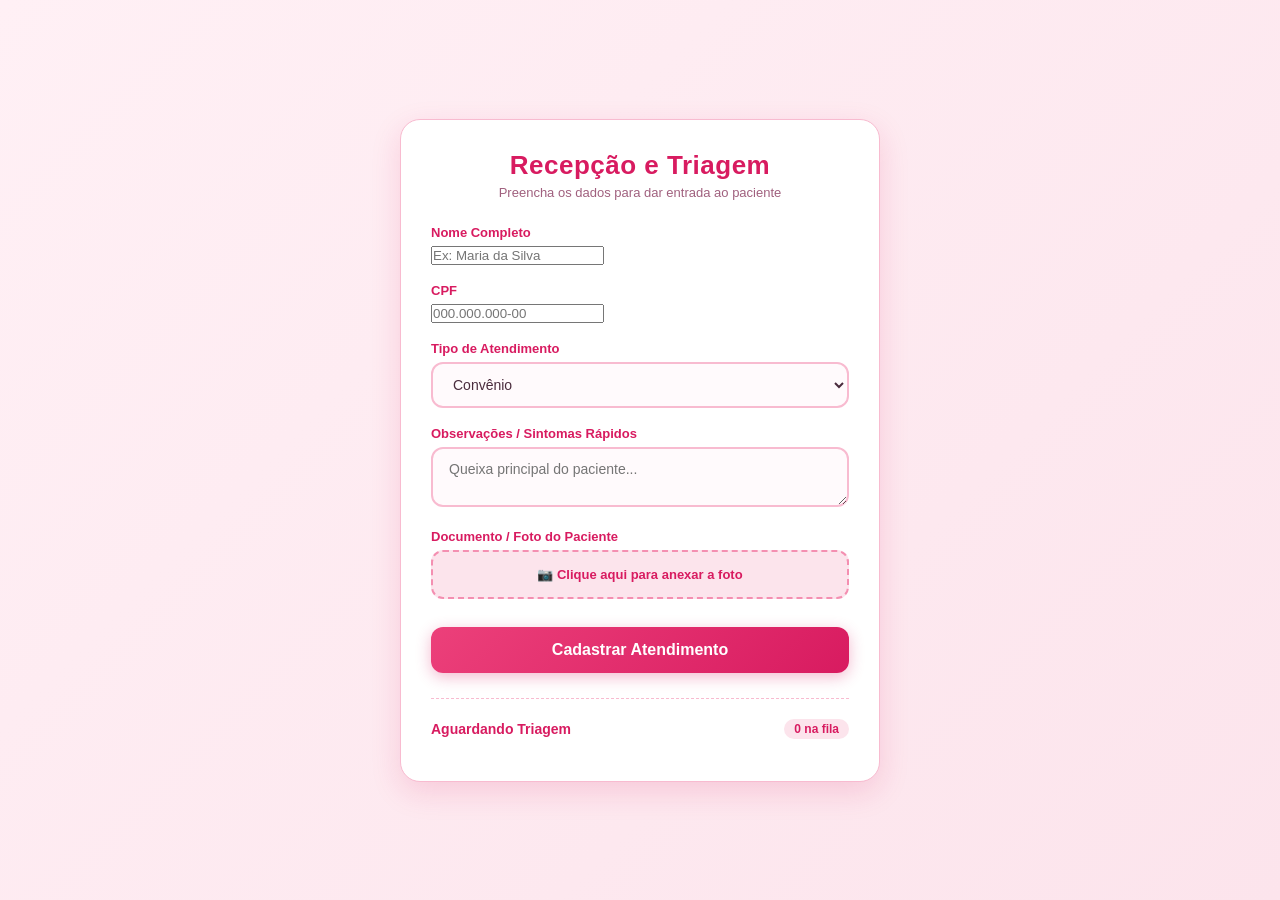
<file: frontend/atendimento.html>
<!DOCTYPE html>
<html lang="pt-BR">
<head>
  <meta charset="UTF-8">
  <meta name="viewport" content="width=device-width, initial-scale=1.0">
  <title>Recepção & Atendimento</title>
  <style>
    :root {
      --rosa-escuro: #d81b60;
      --rosa-medio: #ec407a;
      --rosa-claro: #f48fb1;
      --rosa-suave: #fce4ec;
      --fundo: #fff0f5;
      --texto: #4a2c3d;
      --sombra: rgba(216, 27, 96, 0.15);
    }

    * {
      box-sizing: border-box;
      margin: 0;
      padding: 0;
      font-family: 'Segoe UI', Tahoma, Geneva, Verdana, sans-serif;
    }

    body {
      background: linear-gradient(135deg, #fff0f5 0%, #fce4ec 100%);
      min-height: 100vh;
      display: flex;
      justify-content: center;
      align-items: center;
      padding: 20px;
      color: var(--texto);
    }

    .container {
      background: #ffffff;
      padding: 30px;
      border-radius: 20px;
      box-shadow: 0 10px 30px var(--sombra);
      width: 100%;
      max-width: 480px;
      border: 1px solid #f8bbd0;
    }

    .header-title {
      text-align: center;
      margin-bottom: 25px;
    }

    h2 {
      color: var(--rosa-escuro);
      font-size: 26px;
      font-weight: 700;
      letter-spacing: 0.5px;
    }

    .sub-title {
      font-size: 13px;
      color: #a0607e;
      margin-top: 4px;
    }

    .form-group {
      margin-bottom: 18px;
    }

    label {
      display: block;
      font-size: 13px;
      font-weight: 600;
      color: var(--rosa-escuro);
      margin-bottom: 6px;
    }

    input[type="text"], select, textarea {
      width: 100%;
      padding: 12px 16px;
      border: 2px solid #f8bbd0;
      border-radius: 12px;
      outline: none;
      font-size: 14px;
      background-color: #fffafc;
      color: var(--texto);
      transition: all 0.3s ease;
    }

    input[type="text"]:focus, select:focus, textarea:focus {
      border-color: var(--rosa-medio);
      background-color: #ffffff;
      box-shadow: 0 0 0 4px rgba(236, 64, 122, 0.15);
    }

    /* Estilização do Input de Arquivo/Foto */
    .file-upload {
      position: relative;
      display: flex;
      flex-direction: column;
      align-items: center;
      padding: 15px;
      border: 2px dashed var(--rosa-claro);
      border-radius: 12px;
      background: var(--rosa-suave);
      cursor: pointer;
      text-align: center;
      transition: background 0.3s;
    }

    .file-upload:hover {
      background: #f8bbd0;
    }

    input[type="file"] {
      display: none;
    }

    .file-label {
      font-size: 13px;
      color: var(--rosa-escuro);
      font-weight: 600;
      cursor: pointer;
    }

    #preview-img {
      width: 70px;
      height: 70px;
      border-radius: 50%;
      object-fit: cover;
      margin-top: 10px;
      border: 2px solid var(--rosa-medio);
      display: none;
    }

    /* Botão Principal */
    button {
      width: 100%;
      padding: 14px;
      background: linear-gradient(135deg, var(--rosa-medio) 0%, var(--rosa-escuro) 100%);
      color: white;
      border: none;
      border-radius: 12px;
      font-size: 16px;
      font-weight: bold;
      cursor: pointer;
      box-shadow: 0 4px 15px rgba(216, 27, 96, 0.3);
      transition: transform 0.2s, box-shadow 0.2s;
      margin-top: 10px;
    }

    button:hover {
      transform: translateY(-2px);
      box-shadow: 0 6px 20px rgba(216, 27, 96, 0.4);
    }

    button:active {
      transform: translateY(0);
    }

    /* Painel extra de fila de recepção */
    .fila-box {
      margin-top: 25px;
      padding-top: 20px;
      border-top: 1px dashed #f8bbd0;
    }

    .fila-header {
      display: flex;
      justify-content: space-between;
      align-items: center;
      margin-bottom: 12px;
    }

    .fila-title {
      font-size: 14px;
      font-weight: bold;
      color: var(--rosa-escuro);
    }

    .badge {
      background: var(--rosa-suave);
      color: var(--rosa-escuro);
      padding: 3px 10px;
      border-radius: 12px;
      font-size: 12px;
      font-weight: bold;
    }

    .fila-lista {
      list-style: none;
      max-height: 120px;
      overflow-y: auto;
    }

    .fila-item {
      display: flex;
      justify-content: space-between;
      align-items: center;
      background: #fffafc;
      padding: 8px 12px;
      border-radius: 8px;
      margin-bottom: 6px;
      font-size: 12px;
      border: 1px solid #f8bbd0;
    }

    .fila-item .tipo-tag {
      font-size: 10px;
      padding: 2px 6px;
      border-radius: 4px;
      background: var(--rosa-medio);
      color: white;
      text-transform: uppercase;
    }
  </style>
</head>
<body>

<div class="container">
  <div class="header-title">
    <h2>Recepção e Triagem</h2>
    <p class="sub-title">Preencha os dados para dar entrada ao paciente</p>
  </div>

  <div class="form-group">
    <label for="nome">Nome Completo</label>
    <input id="nome" placeholder="Ex: Maria da Silva">
  </div>

  <div class="form-group">
    <label for="cpf">CPF</label>
    <input id="cpf" placeholder="000.000.000-00" maxlength="14" oninput="mascaraCPF(this)">
  </div>

  <div class="form-group">
    <label for="tipo">Tipo de Atendimento</label>
    <select id="tipo">
      <option value="Convenio">Convênio</option>
      <option value="Particular">Particular</option>
    </select>
  </div>

  <div class="form-group">
    <label for="observacao">Observações / Sintomas Rápidos</label>
    <textarea id="observacao" rows="2" placeholder="Queixa principal do paciente..."></textarea>
  </div>

  <div class="form-group">
    <label>Documento / Foto do Paciente</label>
    <label class="file-upload">
      <span class="file-label">📷 Clique aqui para anexar a foto</span>
      <input type="file" id="foto" accept="image/*" onchange="previewFoto(event)">
      <img id="preview-img" alt="Foto Paciente">
    </label>
  </div>

  <button onclick="cadastrar()">Cadastrar Atendimento</button>

  <!-- Funcionalidade extra: Painel com fila de atendimentos da recepção -->
  <div class="fila-box">
    <div class="fila-header">
      <span class="fila-title">Aguardando Triagem</span>
      <span class="badge" id="qtd-fila">0 na fila</span>
    </div>
    <ul class="fila-lista" id="lista-pacientes">
      <!-- Pacientes cadastrados aparecerão aqui -->
    </ul>
  </div>
</div>

<script>
// Mantém exatamente a sua função original intacta
function cadastrar(){
  fetch("http://localhost:3000/atendimento",{
    method:"POST",
    headers:{"Content-Type":"application/json"},
    body: JSON.stringify({
      nome: nome.value,
      cpf: cpf.value,
      tipo: tipo.value
    })
  }).catch(err => console.log("Servidor não conectado, atualizando fila local."));

  // Adiciona visualmente na lista de triagem da tela
  adicionarFilaLocal(nome.value, tipo.value);

  alert("Paciente enviado para triagem");
  
  // Limpa o formulário
  nome.value = "";
  cpf.value = "";
  document.getElementById("observacao").value = "";
  document.getElementById("preview-img").style.display = "none";
}

// --- MELHORIAS VISUAIS DE ATENDIMENTO ---

// Máscara para o campo de CPF
function mascaraCPF(i){
  let v = i.value.replace(/\D/g,"");
  v = v.replace(/(\d{3})(\d)/,"$1.$2");
  v = v.replace(/(\d{3})(\d)/,"$1.$2");
  v = v.replace(/(\d{3})(\d{1,2})$/,"$1-$2");
  i.value = v;
}

// Visualização rápida da foto selecionada
function previewFoto(event) {
  const file = event.target.files[0];
  if (file) {
    const reader = new FileReader();
    reader.onload = function(e) {
      const img = document.getElementById('preview-img');
      img.src = e.target.result;
      img.style.display = 'block';
    }
    reader.readAsDataURL(file);
  }
}

// Atualização da fila de recepção local
let contFila = 0;
function adicionarFilaLocal(nomePaciente, tipoPaciente) {
  if (!nomePaciente) return;
  
  contFila++;
  document.getElementById('qtd-fila').innerText = contFila + " na fila";
  
  const lista = document.getElementById('lista-pacientes');
  const hora = new Date().toLocaleTimeString([], { hour: '2-digit', minute: '2-digit' });
  
  const li = document.createElement('li');
  li.className = 'fila-item';
  li.innerHTML = `
    <span><strong>${nomePaciente}</strong> <small style="color:#888;">(${hora})</small></span>
    <span class="tipo-tag">${tipoPaciente}</span>
  `;
  
  lista.prepend(li);
}
</script>

</body>
</html>
</file>
<file: frontend/css/style.css>
* { 
  box-sizing: border-box; 
} 
 
body { 
  font-family: Arial, sans-serif; 
  background: #fce4ec; 
  margin: 0;

  min-height: 100vh;

  display: flex;
  justify-content: center;
  align-items: center;
}
 
.container { 
  width: 90%; 
  max-width: 400px; 
  margin: 40px auto; 
  background: white; 
  padding: 20px; 
  border-radius: 12px; 
  box-shadow: 0 5px 20px rgba(0, 0, 0, 0.1); 
} 
 
.logo { 
  display: block; 
  width: 100px; 
  max-width: 100px; 
  height: auto; 
  max-height: 100px; 
  object-fit: contain; 
  margin: 0 auto 15px auto; 
} 
 
input, 
select, 
textarea, 
button { 
  width: 100%; 
  padding: 12px; 
  margin-top: 10px; 
  border-radius: 8px; 
  border: 1px solid #f8bbd0; 
  font-size: 16px; 
} 
 
textarea { 
  min-height: 100px; 
  resize: none; 
} 
 
button { 
  background: #e91e63; 
  color: white; 
  border: none; 
  cursor: pointer; 
} 
 
button:hover { 
  background: #c2185b; 
} 
 
.card { 
  border: 1px solid #f8bbd0; 
  padding: 15px; 
  margin: 15px 0; 
  border-radius: 10px; 
  background: white; 
  box-shadow: 0 2px 8px rgba(0, 0, 0, 0.08); 
} 
 
.verde { 
  background: #f48fb1; 
  color: white; 
  padding: 5px 10px; 
  border-radius: 6px; 
} 
 
.amarelo { 
  background: #f06292; 
  padding: 5px 10px; 
  border-radius: 6px; 
} 
 
.vermelho { 
  background: #ad1457; 
  color: white; 
  padding: 5px 10px; 
  border-radius: 6px; 
}
</file>
